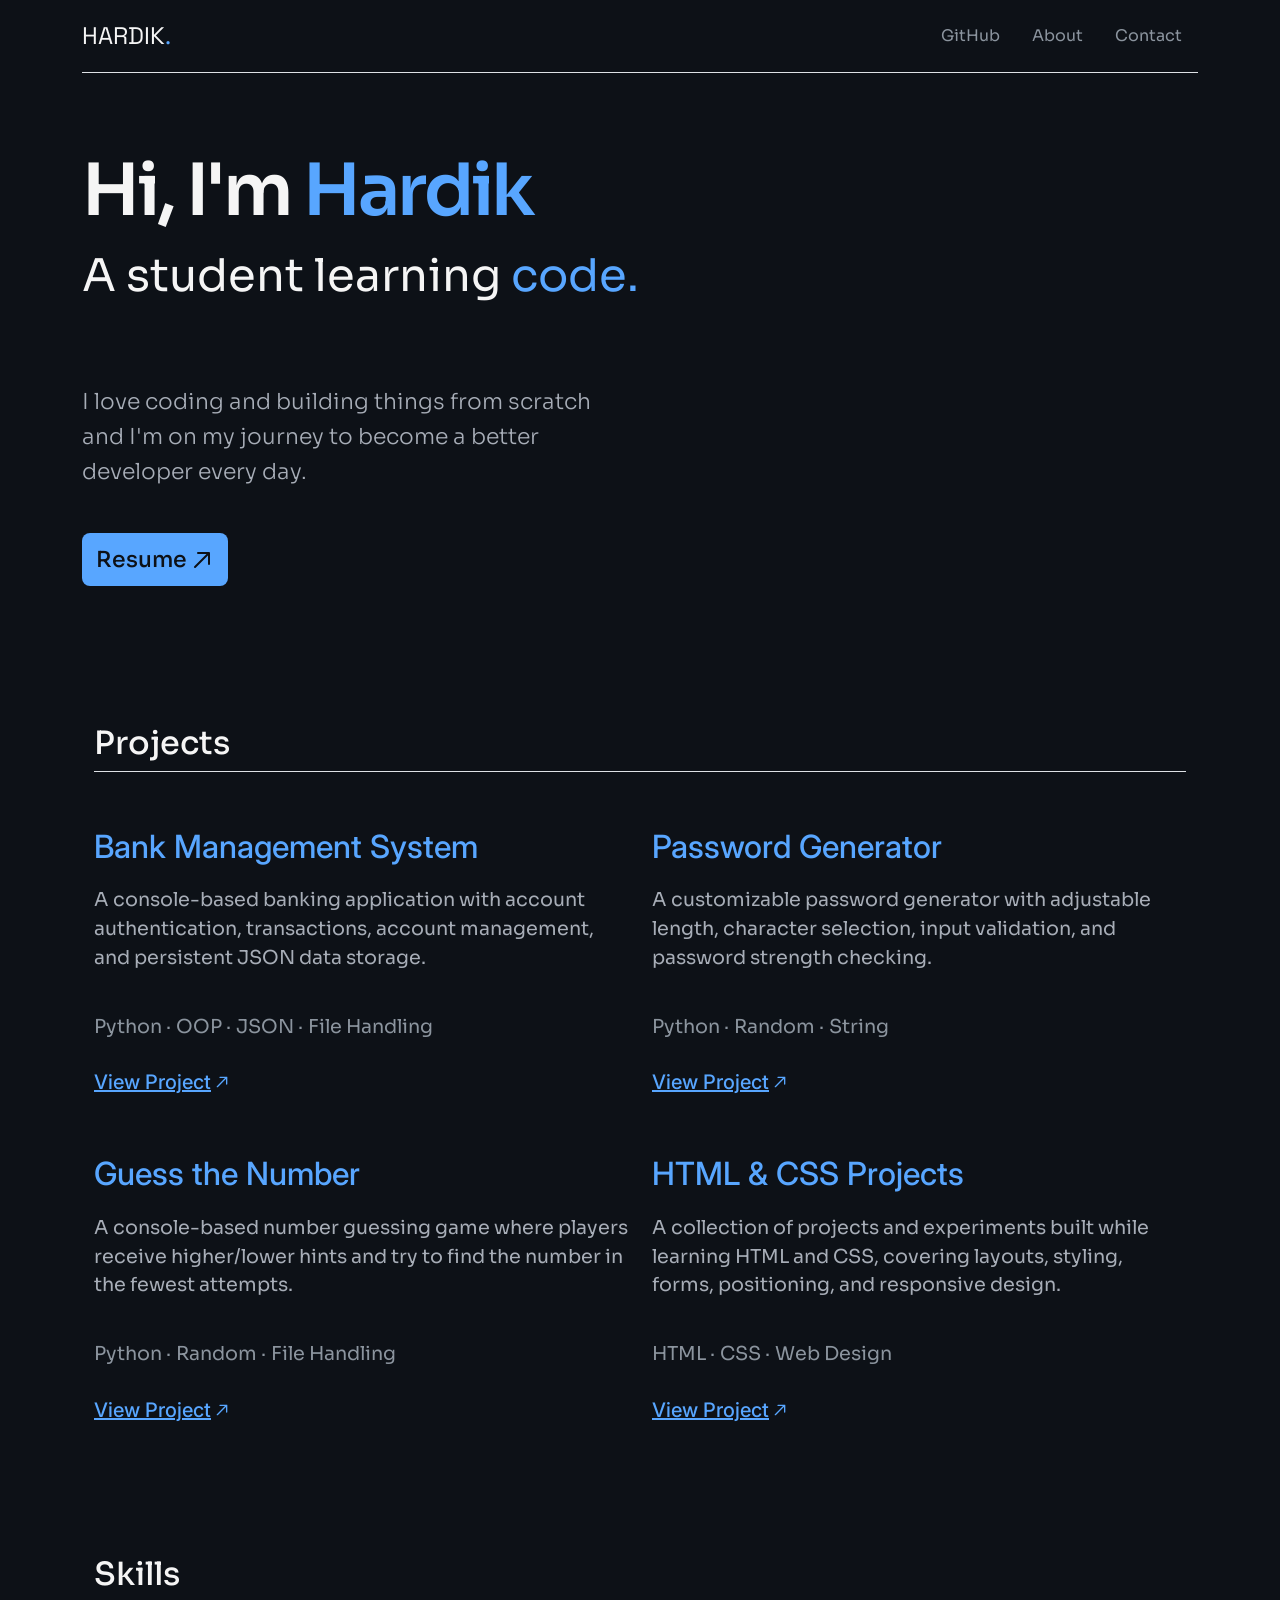
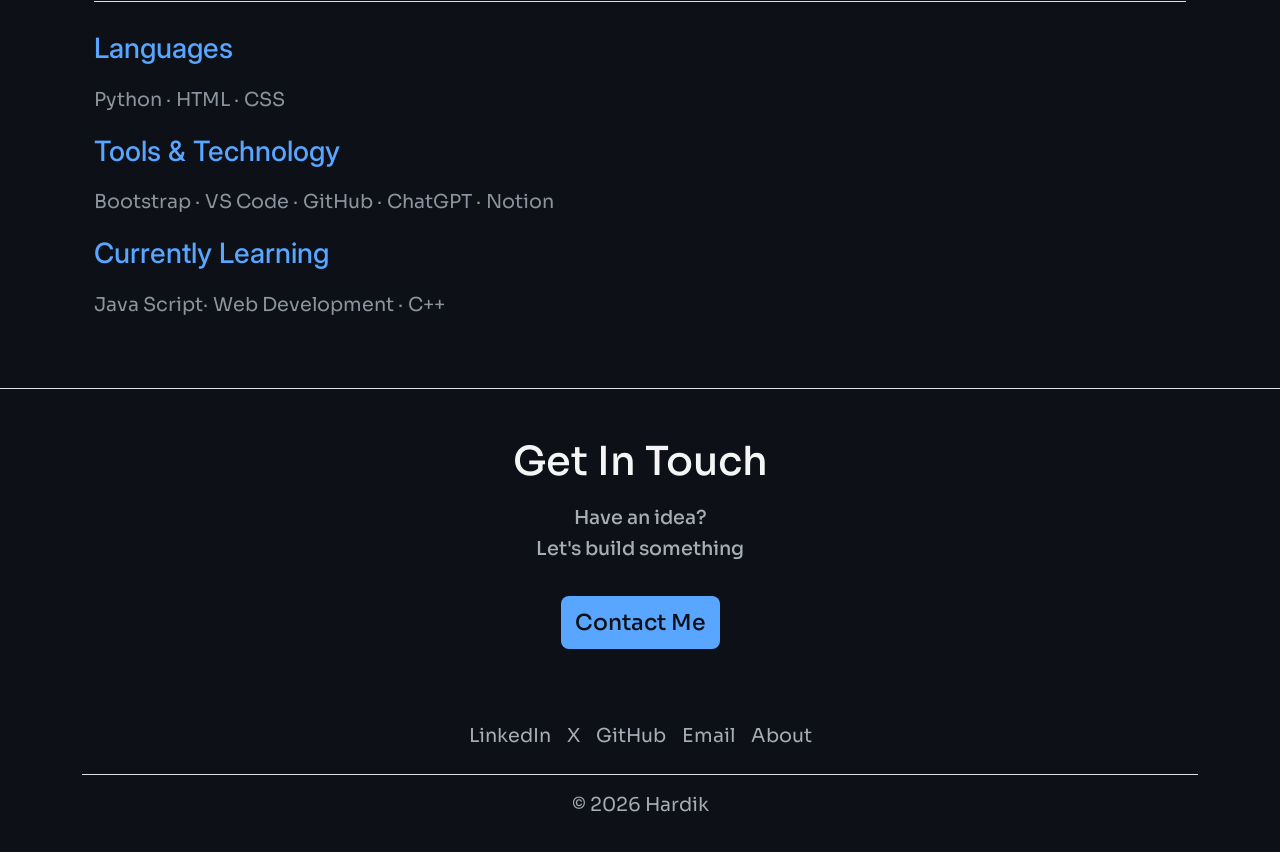
<file: index.html>
<!DOCTYPE html>
<html lang="en">

<head>
    <meta charset="UTF-8">
    <meta name="viewport" content="width=device-width, initial-scale=1.0">
    <title>Hardik</title>
    <link rel="stylesheet" href="./style.css">
    <link href="https://cdn.jsdelivr.net/npm/bootstrap@5.3.8/dist/css/bootstrap.min.css" rel="stylesheet"
        integrity="sha384-sRIl4kxILFvY47J16cr9ZwB07vP4J8+LH7qKQnuqkuIAvNWLzeN8tE5YBujZqJLB" crossorigin="anonymous">
    <link rel="preconnect" href="https://fonts.googleapis.com">
    <link rel="preconnect" href="https://fonts.gstatic.com" crossorigin>
    <link
        href="https://fonts.googleapis.com/css2?family=Libre+Baskerville:ital,wght@0,400..700;1,400..700&family=Sora:wght@100..800&family=Space+Grotesk:wght@300..700&display=swap"
        rel="stylesheet">
    <link rel="preconnect" href="https://fonts.googleapis.com">
    <link rel="preconnect" href="https://fonts.gstatic.com" crossorigin>
    <link
        href="https://fonts.googleapis.com/css2?family=Libre+Baskerville:ital,wght@0,400..700;1,400..700&family=Sora:wght@100..800&family=Space+Grotesk:wght@300..700&display=swap"
        rel="stylesheet">
    <link rel="preconnect" href="https://fonts.googleapis.com">
    <link rel="preconnect" href="https://fonts.gstatic.com" crossorigin>
    <link
        href="https://fonts.googleapis.com/css2?family=Inter:ital,opsz,wght@0,14..32,100..900;1,14..32,100..900&family=Libre+Baskerville:ital,wght@0,400..700;1,400..700&family=Sora:wght@100..800&family=Space+Grotesk:wght@300..700&display=swap"
        rel="stylesheet">
</head>

<body>
    <section class="background-main">
        <div class="container">
            <header class="d-flex flex-wrap justify-content-center py-3 mb-4 border-bottom"> <a href=""
                    class="d-flex align-items-center mb-3 mb-md-0 me-md-auto link-body-emphasis text-decoration-none">
                    <span class="fs-4 header-title">
                        HARDIK<span class="accent">.</span>
                    </span> </a>
                <ul class="nav nav-pills head-section">
                    <li class="nav-item"><a href="https://github.com/HardikVerse" class="nav-link">GitHub</a></li>
                    <li class="nav-item"><a href="./Public/about.html" class="nav-link">About</a></li>
                    <li class="nav-item"><a href="#contact-section" class="nav-link">Contact</a></li>
                </ul> 
            </header>
        </div>

        <div class="container">
            <div>
                <h1 class="name">Hi, I'm <span class="accent">Hardik</span></h1>
            </div>
            <div>
                <p class="hero-title">A student learning <span class="accent">code.</span></p>
            </div>
            <div>
                <p class="description">I love coding and building things from scratch and I'm on my journey to become a
                    better developer every day.</p>
            </div>

            <a href="./Public/Resume/index.html" class="resume-btn">
                Resume

                <svg class="arrow" viewBox="0 0 24 24" fill="none">
                    <path d="M5 19L19 5M8 5H19V16" stroke="currentColor" stroke-width="2" stroke-linecap="round"
                        stroke-linejoin="round" />
                </svg>
            </a>
        </div>
    </section>

    <section class="background">
        <div class="container px-4 py-5" id="featured-3">
            <h2 class="pb-2 border-bottom heading">Projects</h2>
            <div class="row g-4 py-4 row-cols-1 row-cols-lg-2">
                <div class="feature col">
                    <div
                        class="feature-icon d-inline-flex align-items-center justify-content-center text-bg-primary bg-gradient fs-2 mb-3">
                    </div>
                    <h3 class="fs-2 sub-title-heading">Bank Management System</h3>
                    <p class="project-description">A console-based banking application with account authentication,
                        transactions, account management, and persistent JSON data storage. </p> <br>
                    <p class="tech-stack">
                        <span>Python ·</span>
                        <span>OOP ·</span>
                        <span>JSON ·</span>
                        <span>File Handling</span>
                    </p><a href="https://github.com/HardikVerse/Bank-Management-System" class="github-repo">
                        View Project <svg width="16" height="16" viewBox="0 0 24 24" fill="none"
                            xmlns="http://www.w3.org/2000/svg">
                            <path d="M5 19L19 5M19 5H9M19 5V15" stroke="currentColor" stroke-width="2"
                                stroke-linecap="round" stroke-linejoin="round" />
                        </svg>
                    </a>
                </div>
                <div class="feature col">
                    <div
                        class="feature-icon d-inline-flex align-items-center justify-content-center text-bg-primary bg-gradient fs-2 mb-3">
                    </div>
                    <h3 class="fs-2 sub-title-heading">Password Generator</h3>
                    <p class="project-description">A customizable password generator with adjustable length, character
                        selection, input validation, and password strength checking.</p> <br>
                    <p class="tech-stack">
                        <span>Python ·</span>
                        <span>Random ·</span>
                        <span>String</span>
                    </p>

                    <a href="https://github.com/HardikVerse/Password-Generator" class="github-repo">
                        View Project <svg width="16" height="16" viewBox="0 0 24 24" fill="none"
                            xmlns="http://www.w3.org/2000/svg">
                            <path d="M5 19L19 5M19 5H9M19 5V15" stroke="currentColor" stroke-width="2"
                                stroke-linecap="round" stroke-linejoin="round" />
                        </svg>
                    </a>
                </div>
                <div class="feature col">
                    <div
                        class="feature-icon d-inline-flex align-items-center justify-content-center text-bg-primary bg-gradient fs-2 mb-3">
                    </div>
                    <h3 class="fs-2 sub-title-heading">Guess the Number</h3>
                    <p class="project-description">A console-based number guessing game where players receive
                        higher/lower hints and try to find the number in the fewest attempts.</p> <br>
                    <p class="tech-stack">
                        <span>Python ·</span>
                        <span>Random ·</span>
                        <span>File Handling</span>
                    </p>
                    <a href="https://github.com/HardikVerse/Guess-the-Number-python" class="github-repo">
                        View Project <svg width="16" height="16" viewBox="0 0 24 24" fill="none"
                            xmlns="http://www.w3.org/2000/svg">
                            <path d="M5 19L19 5M19 5H9M19 5V15" stroke="currentColor" stroke-width="2"
                                stroke-linecap="round" stroke-linejoin="round" />
                        </svg>
                    </a>
                </div>
                <div class="feature col">
                    <div
                        class="feature-icon d-inline-flex align-items-center justify-content-center text-bg-primary bg-gradient fs-2 mb-3">
                    </div>
                    <h3 class="fs-2 sub-title-heading">HTML & CSS Projects</h3>
                    <p class="project-description">A collection of projects and experiments built while learning HTML
                        and CSS, covering layouts, styling, forms, positioning, and responsive design.</p><br>
                    <p class="tech-stack">
                        <span>HTML ·</span>
                        <span>CSS ·</span>
                        <span>Web Design</span>
                    </p>
                    <a href="https://github.com/HardikVerse?tab=repositories" class="github-repo">
                        View Project <svg width="16" height="16" viewBox="0 0 24 24" fill="none"
                            xmlns="http://www.w3.org/2000/svg">
                            <path d="M5 19L19 5M19 5H9M19 5V15" stroke="currentColor" stroke-width="2"
                                stroke-linecap="round" stroke-linejoin="round" />
                        </svg>
                    </a>
                </div>
            </div>
        </div>
    </section>
    <section class="background skill-bottom">
        <div class="container px-4 py-5" id="featured-3">
            <h2 class="pb-2 border-bottom heading">Skills</h2>
            <div class="skills-section">
                <h3 class="sub-title-heading">Languages</h3>
                <p class="tech-stack skills-description">
                    <span>Python ·</span>
                    <span>HTML ·</span>
                    <span>CSS</span>
                </p>
                <h3 class="sub-title-heading">Tools & Technology</h3>
                <p class="tech-stack skills-description">
                    <span>Bootstrap ·</span>
                    <span>VS Code ·</span>
                    <span>GitHub ·</span>
                    <span>ChatGPT ·</span>
                    <span>Notion</span>
                </p>
                <h3 class="sub-title-heading">Currently Learning</h3>
                <p class="tech-stack skills-description">
                    <span>Java Script·</span>
                    <span>Web Development ·</span>
                    <span>C++</span>
                </p>
            </div>
        </div>
    </section>

    <section class="background" id="contact-section">
        <div class="container contact-me">
            <div class="container px-4 py-4" id="featured-3">
                <h1 class="heading">Get In Touch</h1>
                <div class="contact-margin">
                    <h3 class="project-description">Have an idea?</h3>
                    <h3 class="project-description">Let's build something</h3>
                </div>
                <a class="resume-btn" href="mailto:hello.hardikgupta@gmail.com">Contact Me</a>
            </div>
        </div>
    </section>
    <section class="background">
        <div class="container">
            <footer class="py-3">
                <ul class="footer-links nav justify-content-center border-bottom pb-3 mb-3">
                    <li class="nav-item"><a href="https://www.linkedin.com/in/hardik-in/" class="nav-link px-2">LinkedIn</a></li>
                    <li class="nav-item "><a href="https://x.com/heyhrdk" class="nav-link px-2 ">X</a></li>
                    <li class="nav-item"><a href="https://github.com/HardikVerse" class="nav-link px-2">GitHub</a></li>
                    <li class="nav-item"><a href="mailto:hello.hardikgupta@gmail.com" class="nav-link px-2">Email</a></li>
                    <li class="nav-item"><a href="./Public/about.html" class="nav-link px-2">About</a></li>
                </ul>
                <p class="text-center project-description">© 2026 Hardik</p>
            </footer>
        </div>
    </section>



    <script src="https://cdn.jsdelivr.net/npm/bootstrap@5.3.8/dist/js/bootstrap.bundle.min.js"
        integrity="sha384-FKyoEForCGlyvwx9Hj09JcYn3nv7wiPVlz7YYwJrWVcXK/BmnVDxM+D2scQbITxI" crossorigin="anonymous">
        </script>
</body>

</html>
</file>
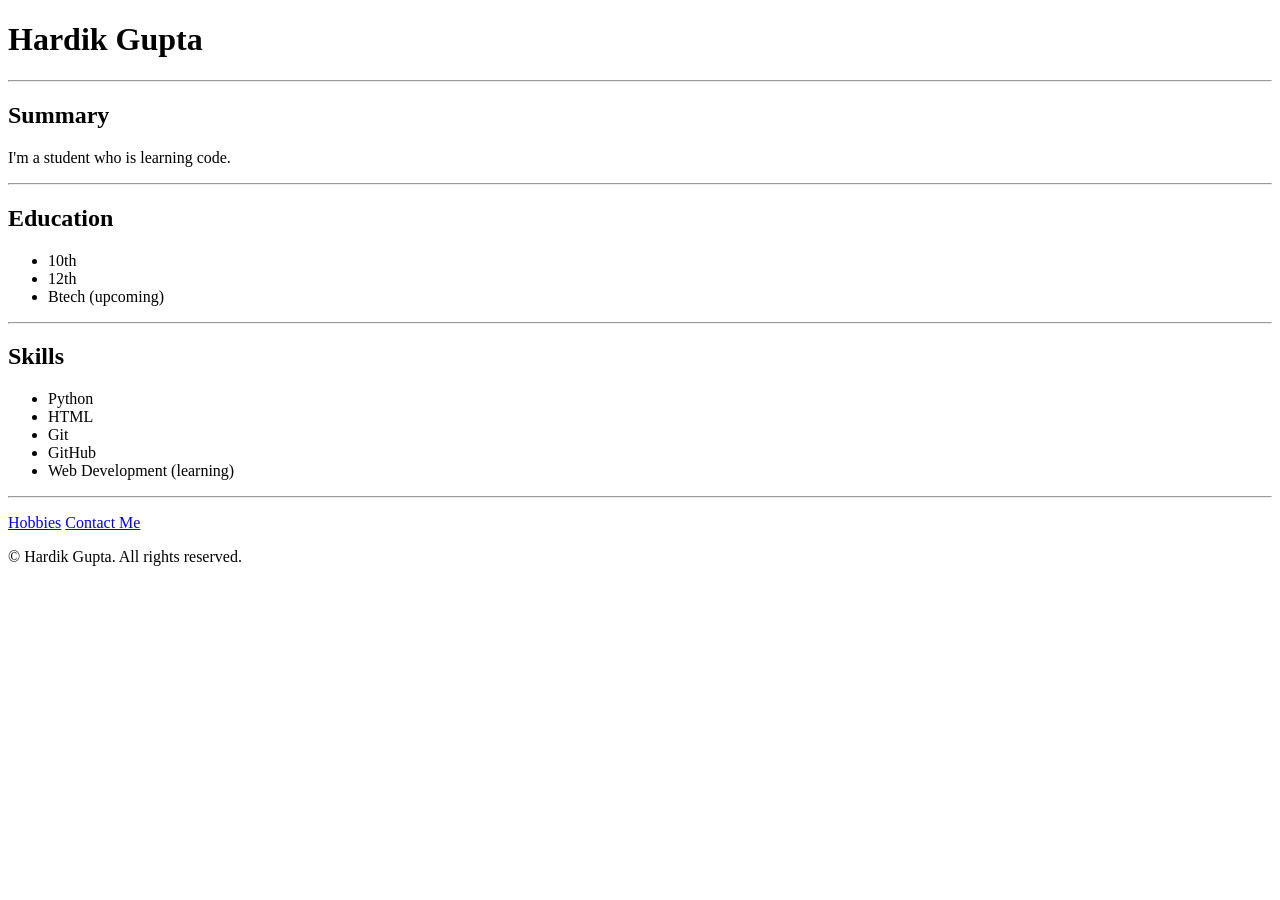
<file: Public/Resume/index.html>
<!DOCTYPE html>
<html lang="en">
<head>
    <meta charset="UTF-8">
    <title>Resume</title>
</head>
<body>
    <h1>Hardik Gupta</h1>
     
    <!-- image -->

    <hr>

    <h2>Summary</h2>
    <p>I'm a student who is learning code.</p>

    <hr>

    <h2>Education</h2>
    <ul>
        <li>10th</li>
        <li>12th</li>
        <li>Btech (upcoming)</li>
    </ul>

    <hr>

    <h2>Skills</h2>
        <ul>
            <li>Python</li>
            <li>HTML</li>
            <li>Git</li>
            <li>GitHub</li>
            <li>Web Development (learning)</li>
            
        </ul>
        
    <hr>

    <p>
    <a href="../hobbies.html">Hobbies</a>
    <a href="../contact.html">Contact Me</a>
    </p>
    
    
    
</body>
<footer>
    © Hardik Gupta. All rights reserved.
</footer>
</html>
</file>
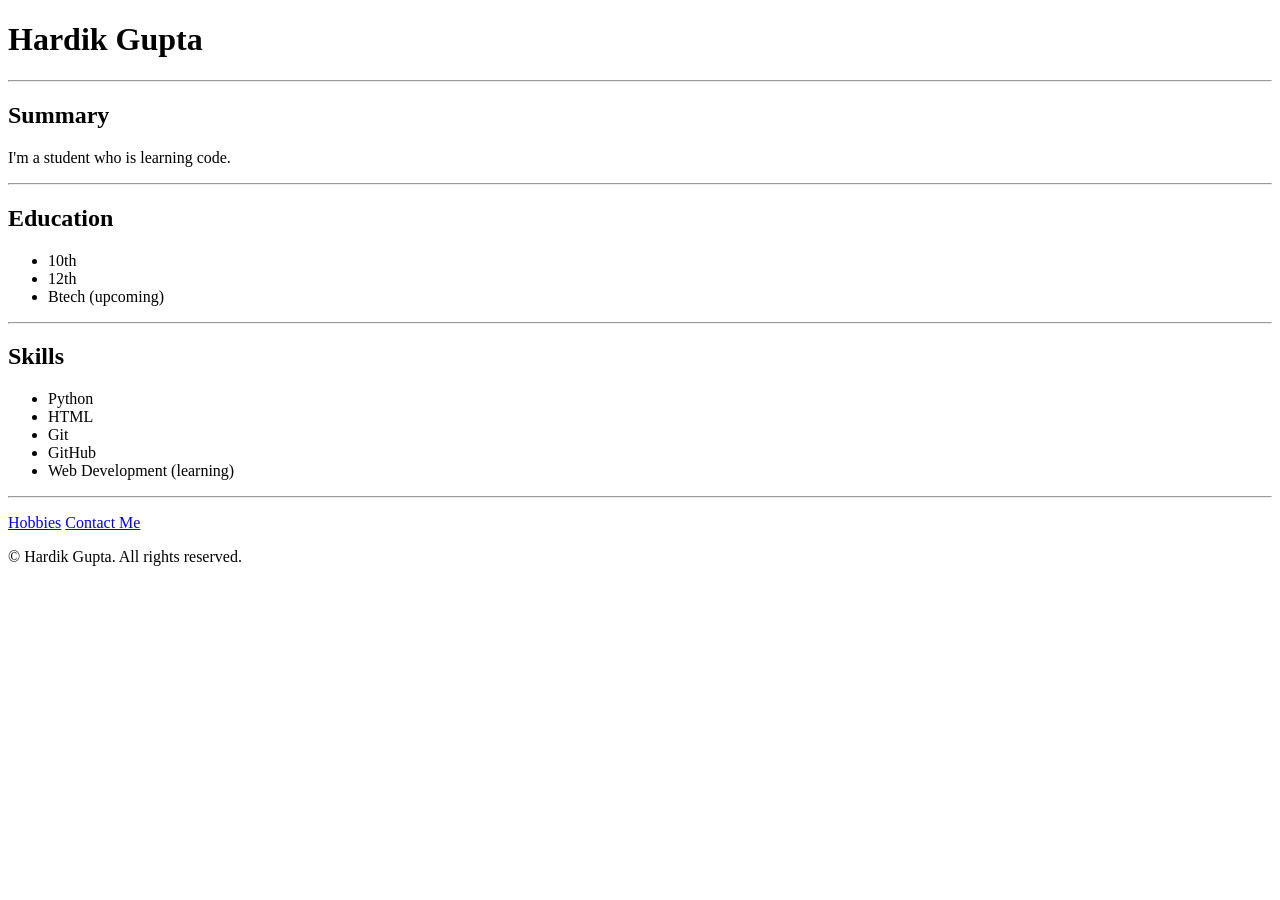
<file: public/Resume/index.html>
<!DOCTYPE html>
<html lang="en">
<head>
    <meta charset="UTF-8">
    <title>Resume</title>
</head>
<body>
    <h1>Hardik Gupta</h1>
     
    <!-- image -->

    <hr>

    <h2>Summary</h2>
    <p>I'm a student who is learning code.</p>

    <hr>

    <h2>Education</h2>
    <ul>
        <li>10th</li>
        <li>12th</li>
        <li>Btech (upcoming)</li>
    </ul>

    <hr>

    <h2>Skills</h2>
        <ul>
            <li>Python</li>
            <li>HTML</li>
            <li>Git</li>
            <li>GitHub</li>
            <li>Web Development (learning)</li>
            
        </ul>
        
    <hr>

    <p>
    <a href="../hobbies.html">Hobbies</a>
    <a href="../contact.html">Contact Me</a>
    </p>
    
    
    
</body>
<footer>
    © Hardik Gupta. All rights reserved.
</footer>
</html>
</file>
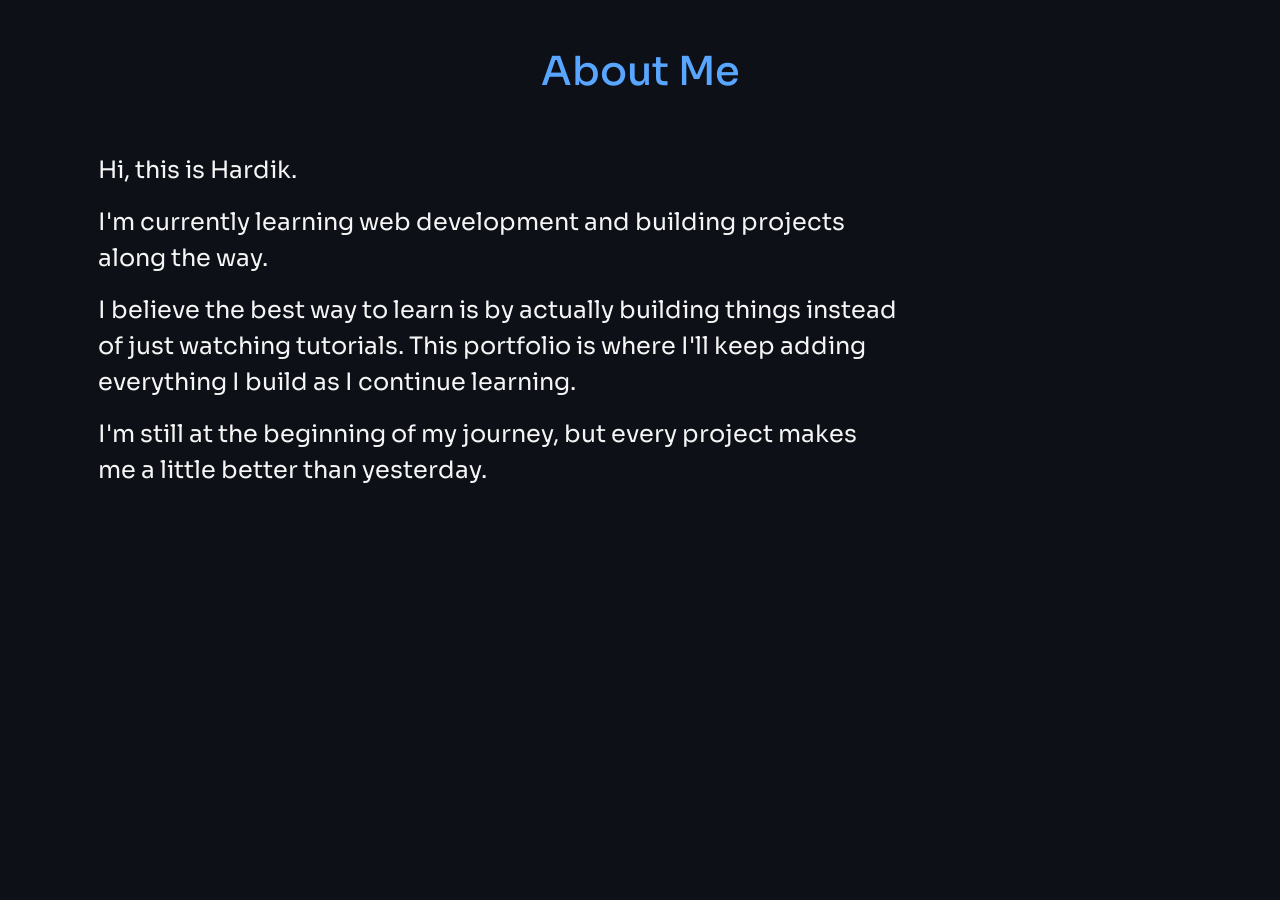
<file: Public/about.html>
<!DOCTYPE html>
<html lang="en">

<head>
    <meta charset="UTF-8">
    <meta name="viewport" content="width=device-width, initial-scale=1.0">
    <title>About Me</title>
    <link rel="preconnect" href="https://fonts.googleapis.com">
    <link rel="preconnect" href="https://fonts.gstatic.com" crossorigin>
    <link
        href="https://fonts.googleapis.com/css2?family=Inter:ital,opsz,wght@0,14..32,100..900;1,14..32,100..900&family=Libre+Baskerville:ital,wght@0,400..700;1,400..700&family=Sora:wght@100..800&family=Space+Grotesk:wght@300..700&display=swap"
        rel="stylesheet">

    <link href="https://cdn.jsdelivr.net/npm/bootstrap@5.3.8/dist/css/bootstrap.min.css" rel="stylesheet"
        integrity="sha384-sRIl4kxILFvY47J16cr9ZwB07vP4J8+LH7qKQnuqkuIAvNWLzeN8tE5YBujZqJLB" crossorigin="anonymous">
    <style>
        body {
            background-color: #0D1117;
            width: 100%;
        }

        .heading {
            font-family: "Sora", serif;
            color: #58a6ff;
            text-align: center
        }

        .description {
            color: #f5f5f5;
            font-family: "Sora", sans-serif;
            font-size: 1.5rem;
            max-width: 800px;
        }
    </style>
</head>

<body>
    <div class="container ">
        <div class="container px-3 py-5" id="featured-3">
            <h1 class="heading pb-4">About Me</h1>
            <div class="py-4 description">
                <p>
                    Hi, this is Hardik. <br>
                </p>

                <p>
                    I'm currently learning web development and building projects along the way.
                </p>

                <p>
                    I believe the best way to learn is by actually building things instead of
                    just watching tutorials. This portfolio is where I'll keep adding
                    everything I build as I continue learning.
                </p>

                <p>
                    I'm still at the beginning of my journey, but every project makes me a
                    little better than yesterday.
                </p>
            </div>
        </div>
    </div>

    <script src="https://cdn.jsdelivr.net/npm/bootstrap@5.3.8/dist/js/bootstrap.bundle.min.js"
        integrity="sha384-FKyoEForCGlyvwx9Hj09JcYn3nv7wiPVlz7YYwJrWVcXK/BmnVDxM+D2scQbITxI"
        crossorigin="anonymous"></script>
</body>

</html>
</file>
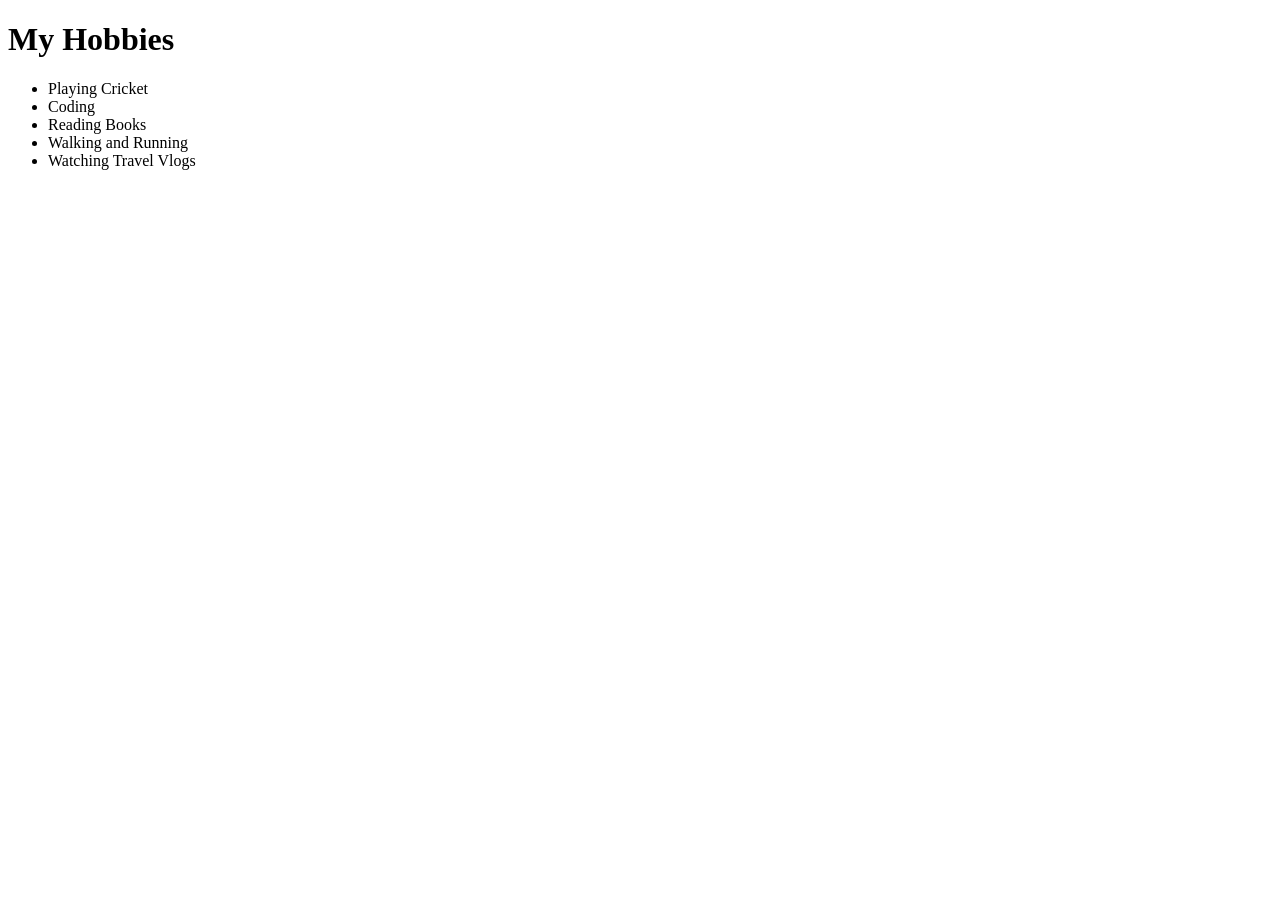
<file: public/hobbies.html>
<!DOCTYPE html>
<html lang="en">
<head>
    <meta charset="UTF-8">
    <title>Hobbies</title>
</head>
<body>
    <h1>My Hobbies</h1>
    <ul>
        <li>Playing Cricket</li>
        <li>Coding</li>
        <li>Reading Books</li>
        <li>Walking and Running</li>
        <li>Watching Travel Vlogs</li>
    </ul>
</body>
</html>
</file>
<file: style.css>
html, body {
    background-color: #0D1117;
}

.background-main {
    background-color: #0D1117;
    width: 100%;
    padding-bottom: 90px;
}

.background {
    background-color: #0D1117;
    width: 100%;
}

.header-title {
    color: #f5f5f5;
    text-transform: uppercase;
    font-family: "Space Grotesk", sans-serif;
}

.accent {
    color: #58A6FF;
}

.head-section .nav-link {
    color: #8b949e;
    transition: color 0.2s ease;
    font-family: "Sora", sans-serif;
}

.head-section .nav-link:hover {
    color: #58a6ff;
}

.name {
    font-size: 72px;
    font-weight: 600;
    letter-spacing: -3px;
    margin-top: 75px;
    color: #f5f5f5;
    font-family: "Sora", sans-serif;
}



.hero-title {
    color: #f5f5f5;
    font-family: "Sora", sans-serif;
    font-size: 45px;
}



.description {
    margin-top: 74px;
    color: #a7adb7;
    font-family: "Sora", sans-serif;
    font-size: 22px;
    max-width: 550px;
    line-height: 1.6;
    font-weight: 300;
}

.resume-btn {
    display: inline-flex;
    align-items: center;
    gap: 3px;

    margin-top: 28px;
    padding: 10px 14px;

    background-color: #58A6FF;
    color: #0D1117;

    font-family: "Sora", sans-serif;
    font-size: 22px;
    font-weight: 500;

    text-decoration: none;
    border-radius: 8px;

    transition: all 0.2s ease;
}

.arrow {
    width: 24px;
    height: 24px;
    color: #0D1117;
    transition: transform 0.2s ease;
}

.resume-btn:hover {
    background-color: #79B8FF;
}

.resume-btn:hover .arrow {
    transform: translate(3px, -3px);
}

.heading {
    color: #f5f5f5;
    font-family: "Sora", sans-serif;
}

.sub-title-heading {
    color: #58a6ff;
    margin-bottom: 20px;
    font-family: "Inter", sans-serif;

}

.project-description {
    color: #a7adb7;
    font-family: "Sora", sans-serif;
    font-size: 1.2rem;

}

.github-repo {
    display: inline-flex;
    align-items: center;
    gap: 3px;

    margin-top: 0;
    padding: 10px 0px;

    color: #58A6FF;

    font-family: "Inter", sans-serif;
    font-size: 20px;
    font-weight: 500;

    text-decoration: underline;
    border-radius: 8px;

    transition: all 0.2s ease;
}

.tech-stack span {
    color: #8b949e;
    font-size: 1.2rem;
    font-family: "Sora", sans-serif;
}

.skills-description {
    margin: 20px 0px;
}

.skills-section {
    margin-top: 30px;
}

.skill-bottom {
    border-bottom: 0.8px solid rgb(222, 226, 230);

}

.contact-me {
    text-align: center;
    padding: 25px 0px;
}

.contact-margin {
    margin-top: 20px;
}

.footer-links .nav-link {
    color: #a7adb7;
    font-family: "Sora", sans-serif;
    font-size: 1.2rem;
    text-decoration: none;
    transition: color 0.2s ease;
}



.footer-links .nav-link:hover {
    color: #58a6ff;
}


@media (max-width: 550px) {
    .background-main {
        padding-bottom: 60px;
    }

    .name {
        font-size: 52px;
    }

    .hero-title {
        font-size: 35px;
    }

    .description {
        margin-top: 50px;
        font-size: 20px;
    }

    .resume-btn {
        font-size: 20px;
        padding: 8px;
    }

    .footer-links .nav-link {
        font-size: 1rem;
    }
    
    .project-description {
        font-size: 1rem;
    }
}
</file>
